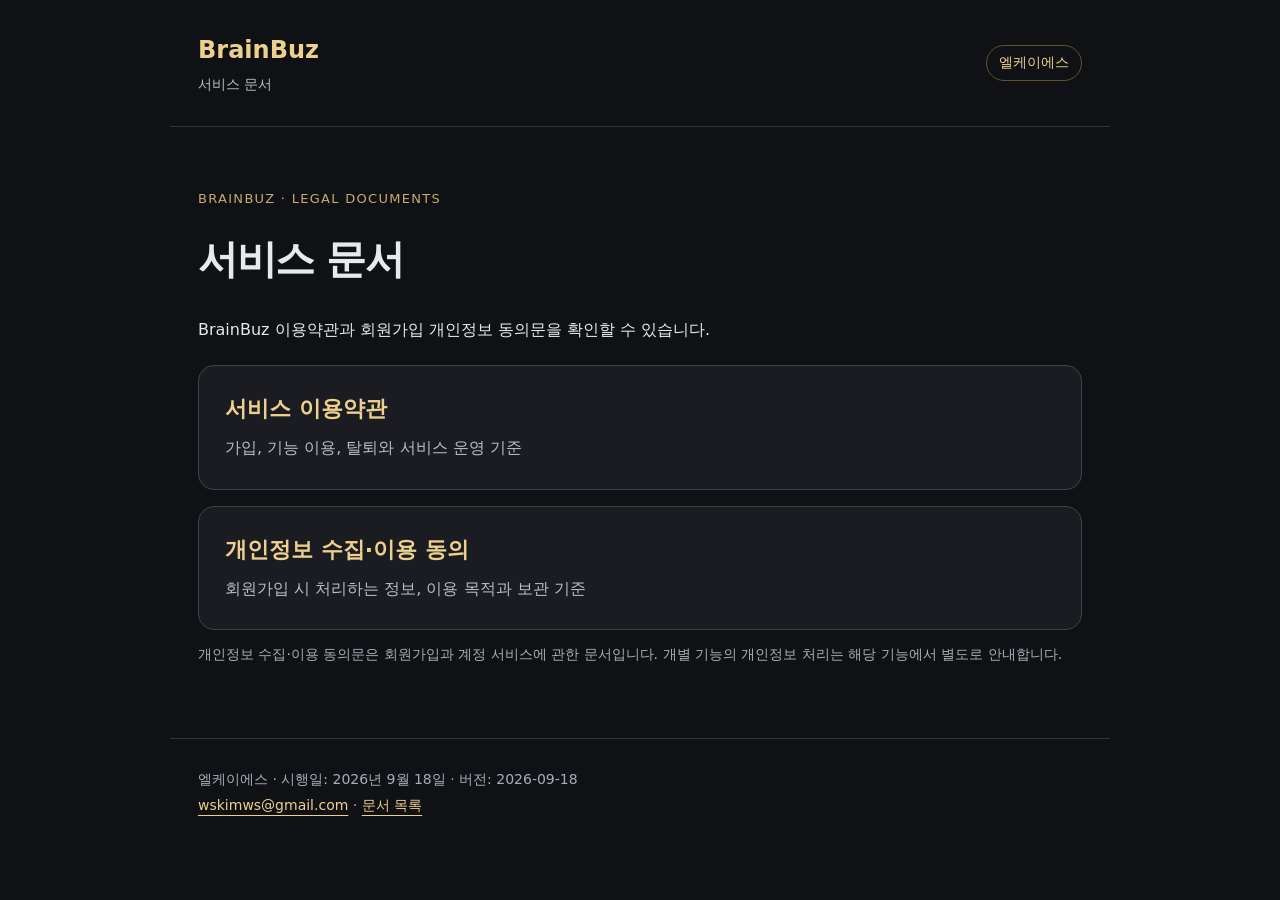
<file: index.html>
<!doctype html>
<html lang="ko"><head><meta charset="utf-8"><meta name="viewport" content="width=device-width, initial-scale=1">
<meta name="description" content="BrainBuz 이용약관 및 회원가입 개인정보 수집·이용 안내">
<title>서비스 문서 · BrainBuz</title><link rel="stylesheet" href="style.css"></head>
<body><a class="skip" href="#content">본문으로 이동</a><header><a class="brand" href="index.html">BrainBuz<span>서비스 문서</span></a><span class="badge">엘케이에스</span></header>
<main id="content"><p class="eyebrow">BRAINBUZ · LEGAL DOCUMENTS</p><h1>서비스 문서</h1>
<p>BrainBuz 이용약관과 회원가입 개인정보 동의문을 확인할 수 있습니다.</p>
<div class="cards"><a class="card" href="terms.html"><h2>서비스 이용약관</h2><p>가입, 기능 이용, 탈퇴와 서비스 운영 기준</p></a>
<a class="card" href="privacy-consent.html"><h2>개인정보 수집·이용 동의</h2><p>회원가입 시 처리하는 정보, 이용 목적과 보관 기준</p></a></div>
<p class="meta">개인정보 수집·이용 동의문은 회원가입과 계정 서비스에 관한 문서입니다. 개별 기능의 개인정보 처리는 해당 기능에서 별도로 안내합니다.</p></main><footer>엘케이에스 · 시행일: 2026년 9월 18일 · 버전: 2026-09-18<br><a href="mailto:wskimws@gmail.com">wskimws@gmail.com</a> · <a href="index.html">문서 목록</a></footer></body></html>
</file>
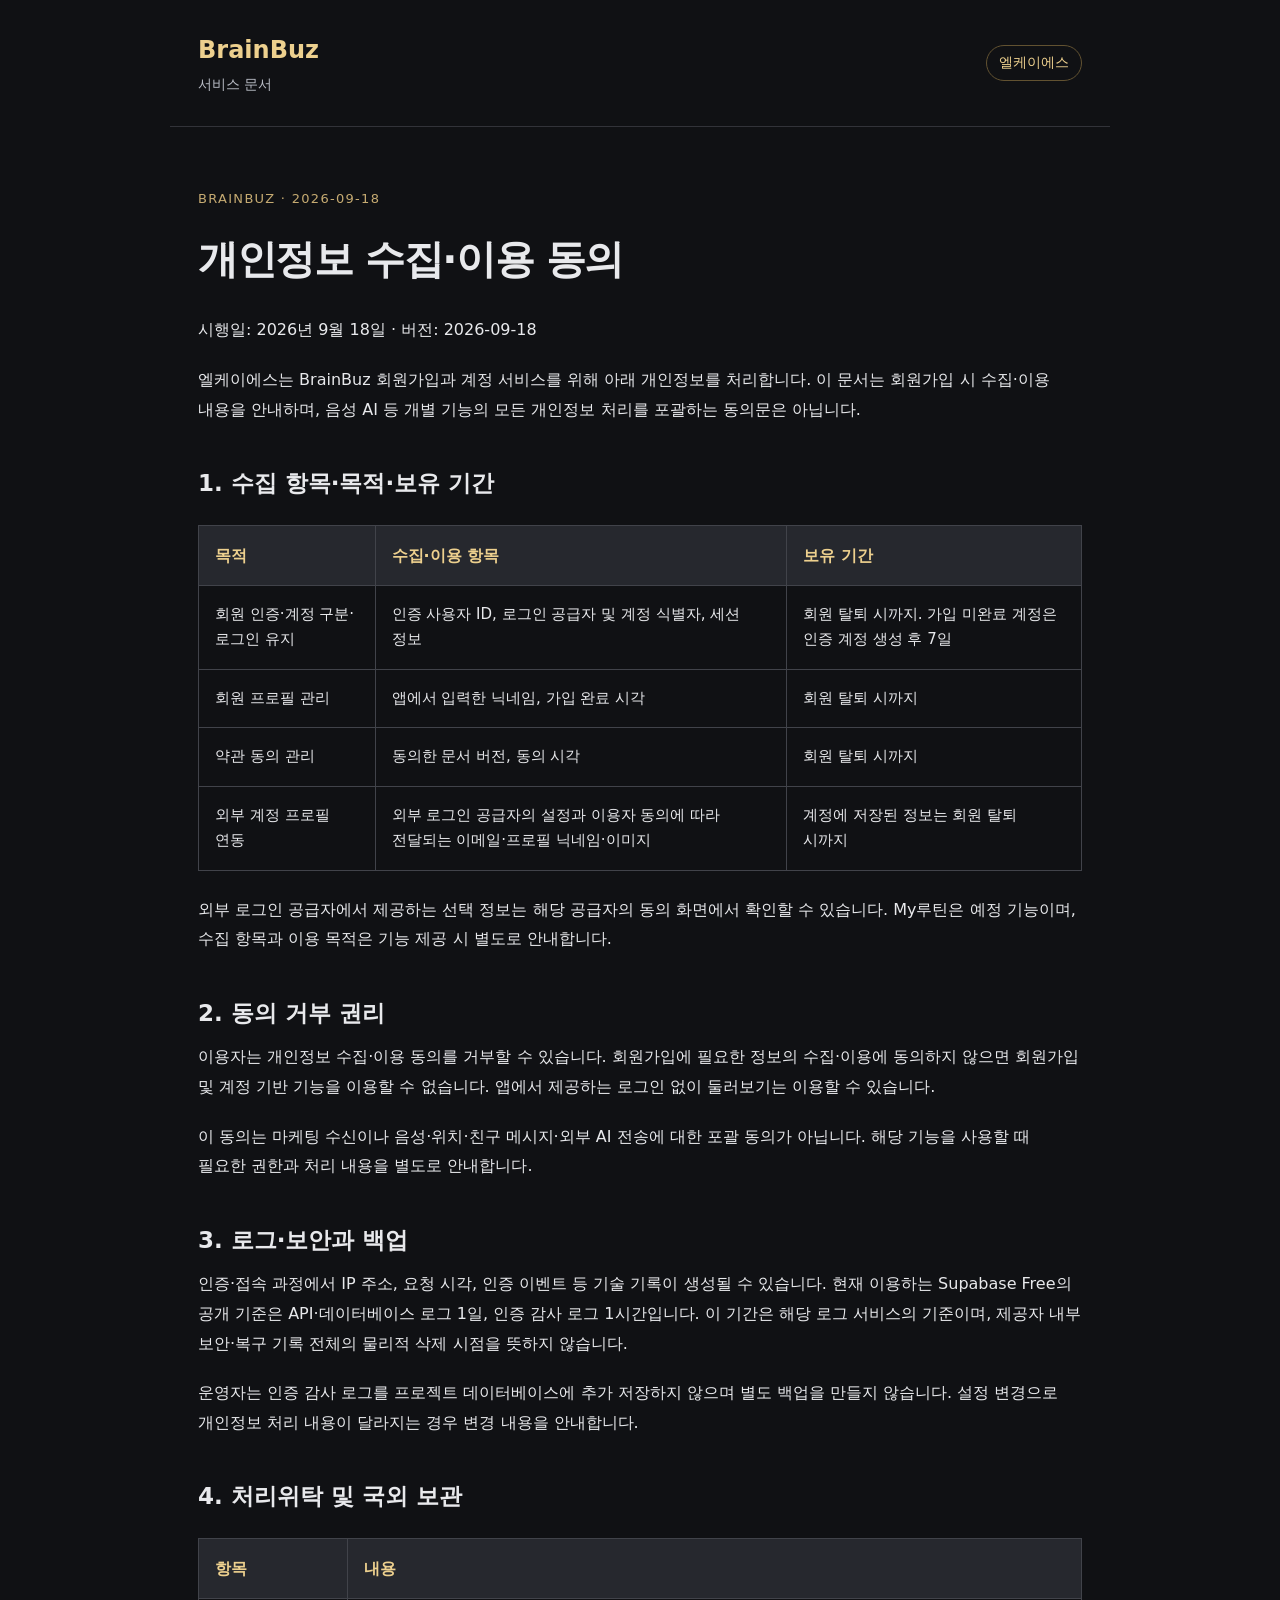
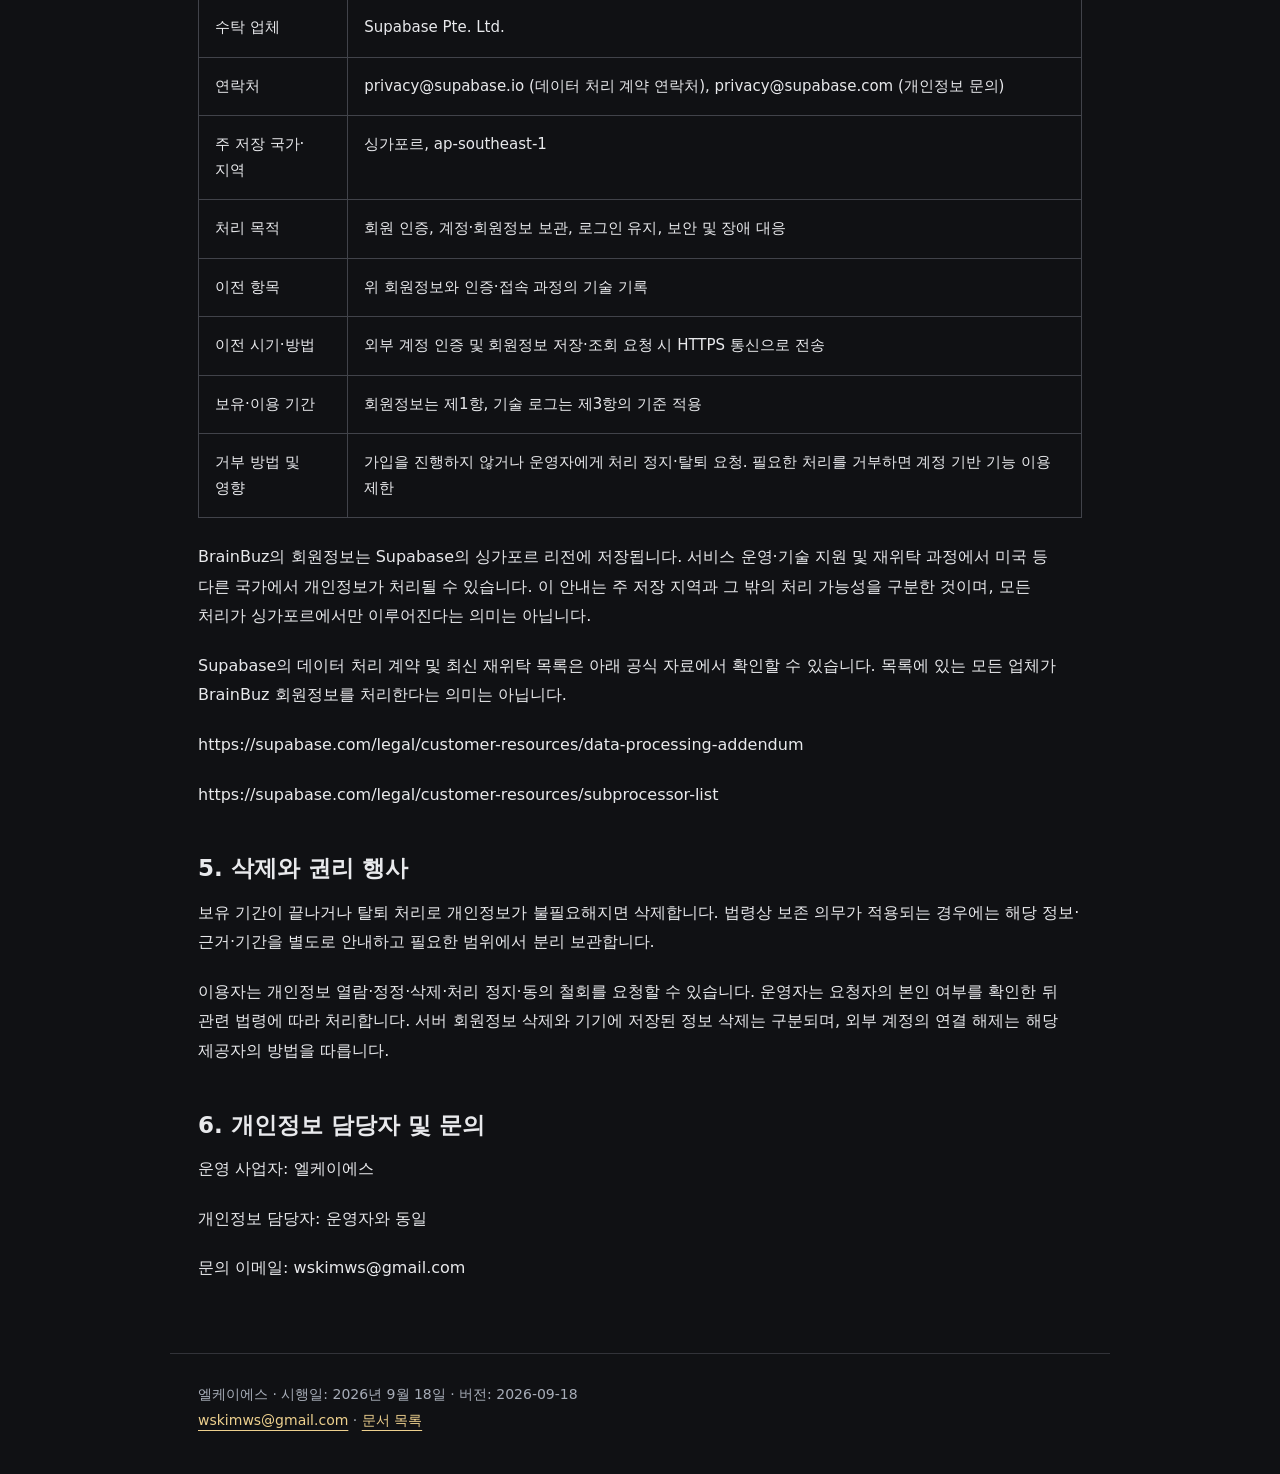
<file: 2026-09-18-privacy-consent.html>
<!doctype html>
<html lang="ko"><head><meta charset="utf-8"><meta name="viewport" content="width=device-width, initial-scale=1">
<meta name="description" content="BrainBuz 이용약관 및 회원가입 개인정보 수집·이용 안내">
<title>개인정보 수집·이용 동의 · BrainBuz</title><link rel="stylesheet" href="style.css"></head>
<body><a class="skip" href="#content">본문으로 이동</a><header><a class="brand" href="index.html">BrainBuz<span>서비스 문서</span></a><span class="badge">엘케이에스</span></header>
<main id="content"><p class="eyebrow">BRAINBUZ · 2026-09-18</p><h1>개인정보 수집·이용 동의</h1>
<p>시행일: 2026년 9월 18일 · 버전: 2026-09-18</p>
<p>엘케이에스는 BrainBuz 회원가입과 계정 서비스를 위해 아래 개인정보를 처리합니다. 이 문서는 회원가입 시 수집·이용 내용을 안내하며, 음성 AI 등 개별 기능의 모든 개인정보 처리를 포괄하는 동의문은 아닙니다.</p>
<h2>1. 수집 항목·목적·보유 기간</h2>
<div class="table-scroll" role="region" aria-label="수집 항목과 보관 기준" tabindex="0"><table><thead><tr><th scope="col">목적</th><th scope="col">수집·이용 항목</th><th scope="col">보유 기간</th></tr></thead><tbody><tr><td>회원 인증·계정 구분·로그인 유지</td><td>인증 사용자 ID, 로그인 공급자 및 계정 식별자, 세션 정보</td><td>회원 탈퇴 시까지. 가입 미완료 계정은 인증 계정 생성 후 7일</td></tr><tr><td>회원 프로필 관리</td><td>앱에서 입력한 닉네임, 가입 완료 시각</td><td>회원 탈퇴 시까지</td></tr><tr><td>약관 동의 관리</td><td>동의한 문서 버전, 동의 시각</td><td>회원 탈퇴 시까지</td></tr><tr><td>외부 계정 프로필 연동</td><td>외부 로그인 공급자의 설정과 이용자 동의에 따라 전달되는 이메일·프로필 닉네임·이미지</td><td>계정에 저장된 정보는 회원 탈퇴 시까지</td></tr></tbody></table></div>
<p>외부 로그인 공급자에서 제공하는 선택 정보는 해당 공급자의 동의 화면에서 확인할 수 있습니다. My루틴은 예정 기능이며, 수집 항목과 이용 목적은 기능 제공 시 별도로 안내합니다.</p>
<h2>2. 동의 거부 권리</h2>
<p>이용자는 개인정보 수집·이용 동의를 거부할 수 있습니다. 회원가입에 필요한 정보의 수집·이용에 동의하지 않으면 회원가입 및 계정 기반 기능을 이용할 수 없습니다. 앱에서 제공하는 로그인 없이 둘러보기는 이용할 수 있습니다.</p>
<p>이 동의는 마케팅 수신이나 음성·위치·친구 메시지·외부 AI 전송에 대한 포괄 동의가 아닙니다. 해당 기능을 사용할 때 필요한 권한과 처리 내용을 별도로 안내합니다.</p>
<h2>3. 로그·보안과 백업</h2>
<p>인증·접속 과정에서 IP 주소, 요청 시각, 인증 이벤트 등 기술 기록이 생성될 수 있습니다. 현재 이용하는 Supabase Free의 공개 기준은 API·데이터베이스 로그 1일, 인증 감사 로그 1시간입니다. 이 기간은 해당 로그 서비스의 기준이며, 제공자 내부 보안·복구 기록 전체의 물리적 삭제 시점을 뜻하지 않습니다.</p>
<p>운영자는 인증 감사 로그를 프로젝트 데이터베이스에 추가 저장하지 않으며 별도 백업을 만들지 않습니다. 설정 변경으로 개인정보 처리 내용이 달라지는 경우 변경 내용을 안내합니다.</p>
<h2>4. 처리위탁 및 국외 보관</h2>
<div class="table-scroll" role="region" aria-label="수집 항목과 보관 기준" tabindex="0"><table><thead><tr><th scope="col">항목</th><th scope="col">내용</th></tr></thead><tbody><tr><td>수탁 업체</td><td>Supabase Pte. Ltd.</td></tr><tr><td>연락처</td><td>privacy@supabase.io (데이터 처리 계약 연락처), privacy@supabase.com (개인정보 문의)</td></tr><tr><td>주 저장 국가·지역</td><td>싱가포르, ap-southeast-1</td></tr><tr><td>처리 목적</td><td>회원 인증, 계정·회원정보 보관, 로그인 유지, 보안 및 장애 대응</td></tr><tr><td>이전 항목</td><td>위 회원정보와 인증·접속 과정의 기술 기록</td></tr><tr><td>이전 시기·방법</td><td>외부 계정 인증 및 회원정보 저장·조회 요청 시 HTTPS 통신으로 전송</td></tr><tr><td>보유·이용 기간</td><td>회원정보는 제1항, 기술 로그는 제3항의 기준 적용</td></tr><tr><td>거부 방법 및 영향</td><td>가입을 진행하지 않거나 운영자에게 처리 정지·탈퇴 요청. 필요한 처리를 거부하면 계정 기반 기능 이용 제한</td></tr></tbody></table></div>
<p>BrainBuz의 회원정보는 Supabase의 싱가포르 리전에 저장됩니다. 서비스 운영·기술 지원 및 재위탁 과정에서 미국 등 다른 국가에서 개인정보가 처리될 수 있습니다. 이 안내는 주 저장 지역과 그 밖의 처리 가능성을 구분한 것이며, 모든 처리가 싱가포르에서만 이루어진다는 의미는 아닙니다.</p>
<p>Supabase의 데이터 처리 계약 및 최신 재위탁 목록은 아래 공식 자료에서 확인할 수 있습니다. 목록에 있는 모든 업체가 BrainBuz 회원정보를 처리한다는 의미는 아닙니다.</p>
<p>https://supabase.com/legal/customer-resources/data-processing-addendum</p>
<p>https://supabase.com/legal/customer-resources/subprocessor-list</p>
<h2>5. 삭제와 권리 행사</h2>
<p>보유 기간이 끝나거나 탈퇴 처리로 개인정보가 불필요해지면 삭제합니다. 법령상 보존 의무가 적용되는 경우에는 해당 정보·근거·기간을 별도로 안내하고 필요한 범위에서 분리 보관합니다.</p>
<p>이용자는 개인정보 열람·정정·삭제·처리 정지·동의 철회를 요청할 수 있습니다. 운영자는 요청자의 본인 여부를 확인한 뒤 관련 법령에 따라 처리합니다. 서버 회원정보 삭제와 기기에 저장된 정보 삭제는 구분되며, 외부 계정의 연결 해제는 해당 제공자의 방법을 따릅니다.</p>
<h2>6. 개인정보 담당자 및 문의</h2>
<p>운영 사업자: 엘케이에스</p>
<p>개인정보 담당자: 운영자와 동일</p>
<p>문의 이메일: wskimws@gmail.com</p></main><footer>엘케이에스 · 시행일: 2026년 9월 18일 · 버전: 2026-09-18<br><a href="mailto:wskimws@gmail.com">wskimws@gmail.com</a> · <a href="index.html">문서 목록</a></footer></body></html>
</file>
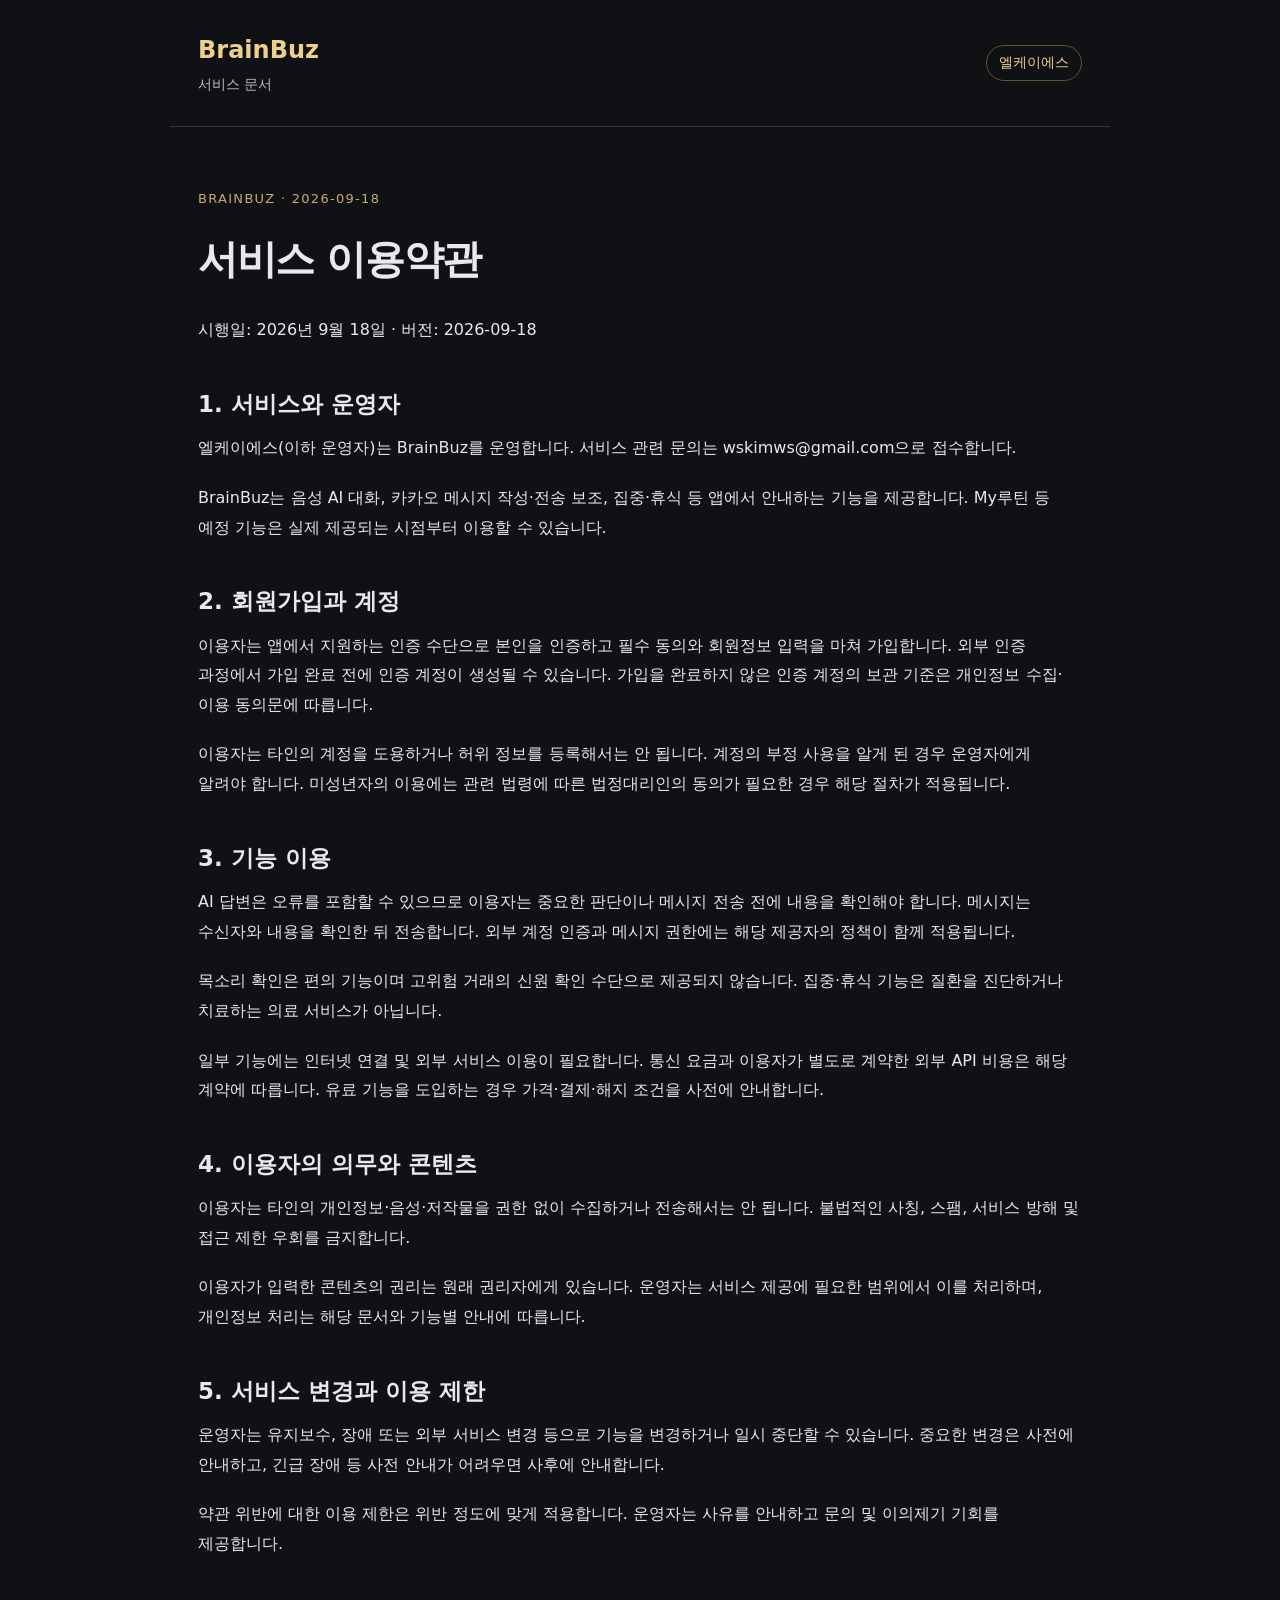
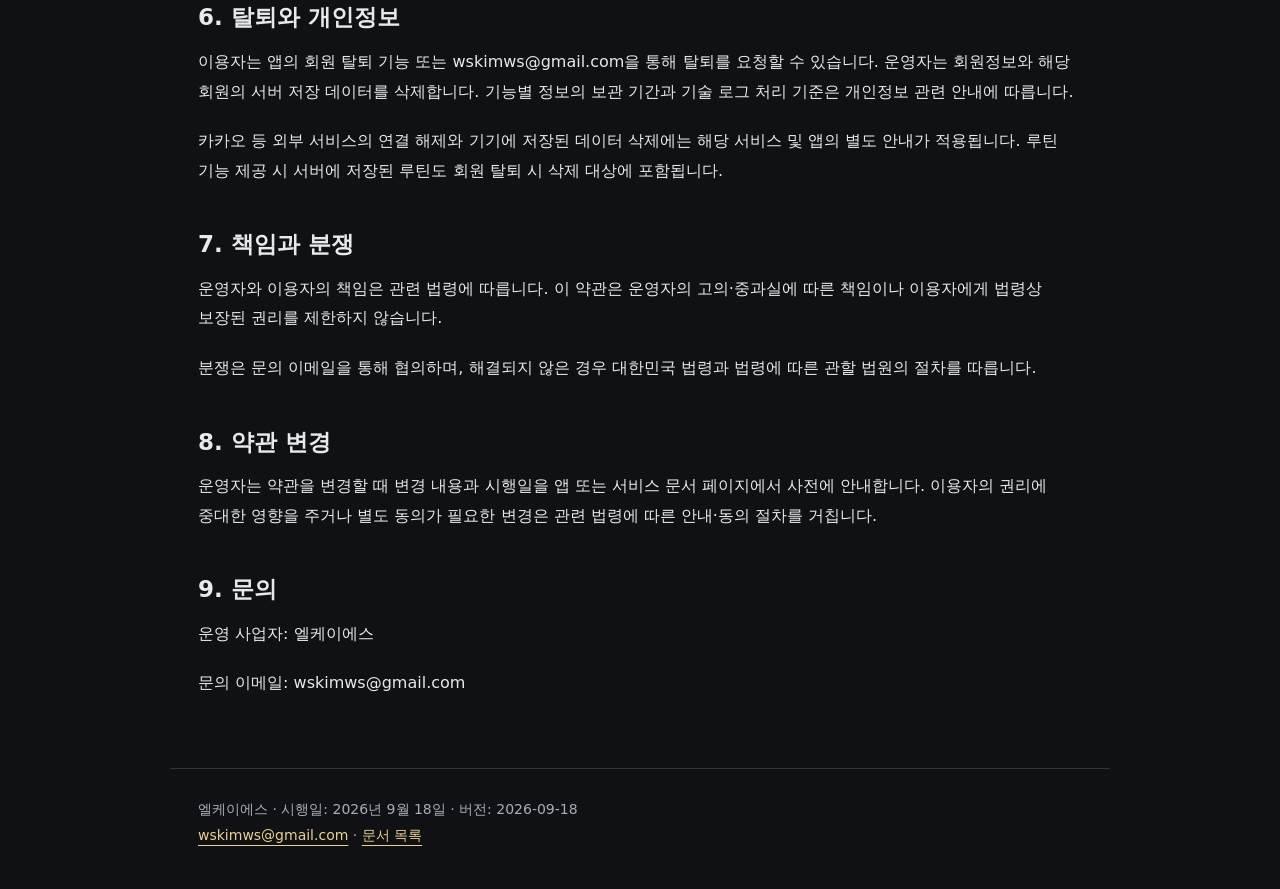
<file: 2026-09-18-terms.html>
<!doctype html>
<html lang="ko"><head><meta charset="utf-8"><meta name="viewport" content="width=device-width, initial-scale=1">
<meta name="description" content="BrainBuz 이용약관 및 회원가입 개인정보 수집·이용 안내">
<title>서비스 이용약관 · BrainBuz</title><link rel="stylesheet" href="style.css"></head>
<body><a class="skip" href="#content">본문으로 이동</a><header><a class="brand" href="index.html">BrainBuz<span>서비스 문서</span></a><span class="badge">엘케이에스</span></header>
<main id="content"><p class="eyebrow">BRAINBUZ · 2026-09-18</p><h1>서비스 이용약관</h1>
<p>시행일: 2026년 9월 18일 · 버전: 2026-09-18</p>
<h2>1. 서비스와 운영자</h2>
<p>엘케이에스(이하 운영자)는 BrainBuz를 운영합니다. 서비스 관련 문의는 wskimws@gmail.com으로 접수합니다.</p>
<p>BrainBuz는 음성 AI 대화, 카카오 메시지 작성·전송 보조, 집중·휴식 등 앱에서 안내하는 기능을 제공합니다. My루틴 등 예정 기능은 실제 제공되는 시점부터 이용할 수 있습니다.</p>
<h2>2. 회원가입과 계정</h2>
<p>이용자는 앱에서 지원하는 인증 수단으로 본인을 인증하고 필수 동의와 회원정보 입력을 마쳐 가입합니다. 외부 인증 과정에서 가입 완료 전에 인증 계정이 생성될 수 있습니다. 가입을 완료하지 않은 인증 계정의 보관 기준은 개인정보 수집·이용 동의문에 따릅니다.</p>
<p>이용자는 타인의 계정을 도용하거나 허위 정보를 등록해서는 안 됩니다. 계정의 부정 사용을 알게 된 경우 운영자에게 알려야 합니다. 미성년자의 이용에는 관련 법령에 따른 법정대리인의 동의가 필요한 경우 해당 절차가 적용됩니다.</p>
<h2>3. 기능 이용</h2>
<p>AI 답변은 오류를 포함할 수 있으므로 이용자는 중요한 판단이나 메시지 전송 전에 내용을 확인해야 합니다. 메시지는 수신자와 내용을 확인한 뒤 전송합니다. 외부 계정 인증과 메시지 권한에는 해당 제공자의 정책이 함께 적용됩니다.</p>
<p>목소리 확인은 편의 기능이며 고위험 거래의 신원 확인 수단으로 제공되지 않습니다. 집중·휴식 기능은 질환을 진단하거나 치료하는 의료 서비스가 아닙니다.</p>
<p>일부 기능에는 인터넷 연결 및 외부 서비스 이용이 필요합니다. 통신 요금과 이용자가 별도로 계약한 외부 API 비용은 해당 계약에 따릅니다. 유료 기능을 도입하는 경우 가격·결제·해지 조건을 사전에 안내합니다.</p>
<h2>4. 이용자의 의무와 콘텐츠</h2>
<p>이용자는 타인의 개인정보·음성·저작물을 권한 없이 수집하거나 전송해서는 안 됩니다. 불법적인 사칭, 스팸, 서비스 방해 및 접근 제한 우회를 금지합니다.</p>
<p>이용자가 입력한 콘텐츠의 권리는 원래 권리자에게 있습니다. 운영자는 서비스 제공에 필요한 범위에서 이를 처리하며, 개인정보 처리는 해당 문서와 기능별 안내에 따릅니다.</p>
<h2>5. 서비스 변경과 이용 제한</h2>
<p>운영자는 유지보수, 장애 또는 외부 서비스 변경 등으로 기능을 변경하거나 일시 중단할 수 있습니다. 중요한 변경은 사전에 안내하고, 긴급 장애 등 사전 안내가 어려우면 사후에 안내합니다.</p>
<p>약관 위반에 대한 이용 제한은 위반 정도에 맞게 적용합니다. 운영자는 사유를 안내하고 문의 및 이의제기 기회를 제공합니다.</p>
<h2>6. 탈퇴와 개인정보</h2>
<p>이용자는 앱의 회원 탈퇴 기능 또는 wskimws@gmail.com을 통해 탈퇴를 요청할 수 있습니다. 운영자는 회원정보와 해당 회원의 서버 저장 데이터를 삭제합니다. 기능별 정보의 보관 기간과 기술 로그 처리 기준은 개인정보 관련 안내에 따릅니다.</p>
<p>카카오 등 외부 서비스의 연결 해제와 기기에 저장된 데이터 삭제에는 해당 서비스 및 앱의 별도 안내가 적용됩니다. 루틴 기능 제공 시 서버에 저장된 루틴도 회원 탈퇴 시 삭제 대상에 포함됩니다.</p>
<h2>7. 책임과 분쟁</h2>
<p>운영자와 이용자의 책임은 관련 법령에 따릅니다. 이 약관은 운영자의 고의·중과실에 따른 책임이나 이용자에게 법령상 보장된 권리를 제한하지 않습니다.</p>
<p>분쟁은 문의 이메일을 통해 협의하며, 해결되지 않은 경우 대한민국 법령과 법령에 따른 관할 법원의 절차를 따릅니다.</p>
<h2>8. 약관 변경</h2>
<p>운영자는 약관을 변경할 때 변경 내용과 시행일을 앱 또는 서비스 문서 페이지에서 사전에 안내합니다. 이용자의 권리에 중대한 영향을 주거나 별도 동의가 필요한 변경은 관련 법령에 따른 안내·동의 절차를 거칩니다.</p>
<h2>9. 문의</h2>
<p>운영 사업자: 엘케이에스</p>
<p>문의 이메일: wskimws@gmail.com</p></main><footer>엘케이에스 · 시행일: 2026년 9월 18일 · 버전: 2026-09-18<br><a href="mailto:wskimws@gmail.com">wskimws@gmail.com</a> · <a href="index.html">문서 목록</a></footer></body></html>
</file>
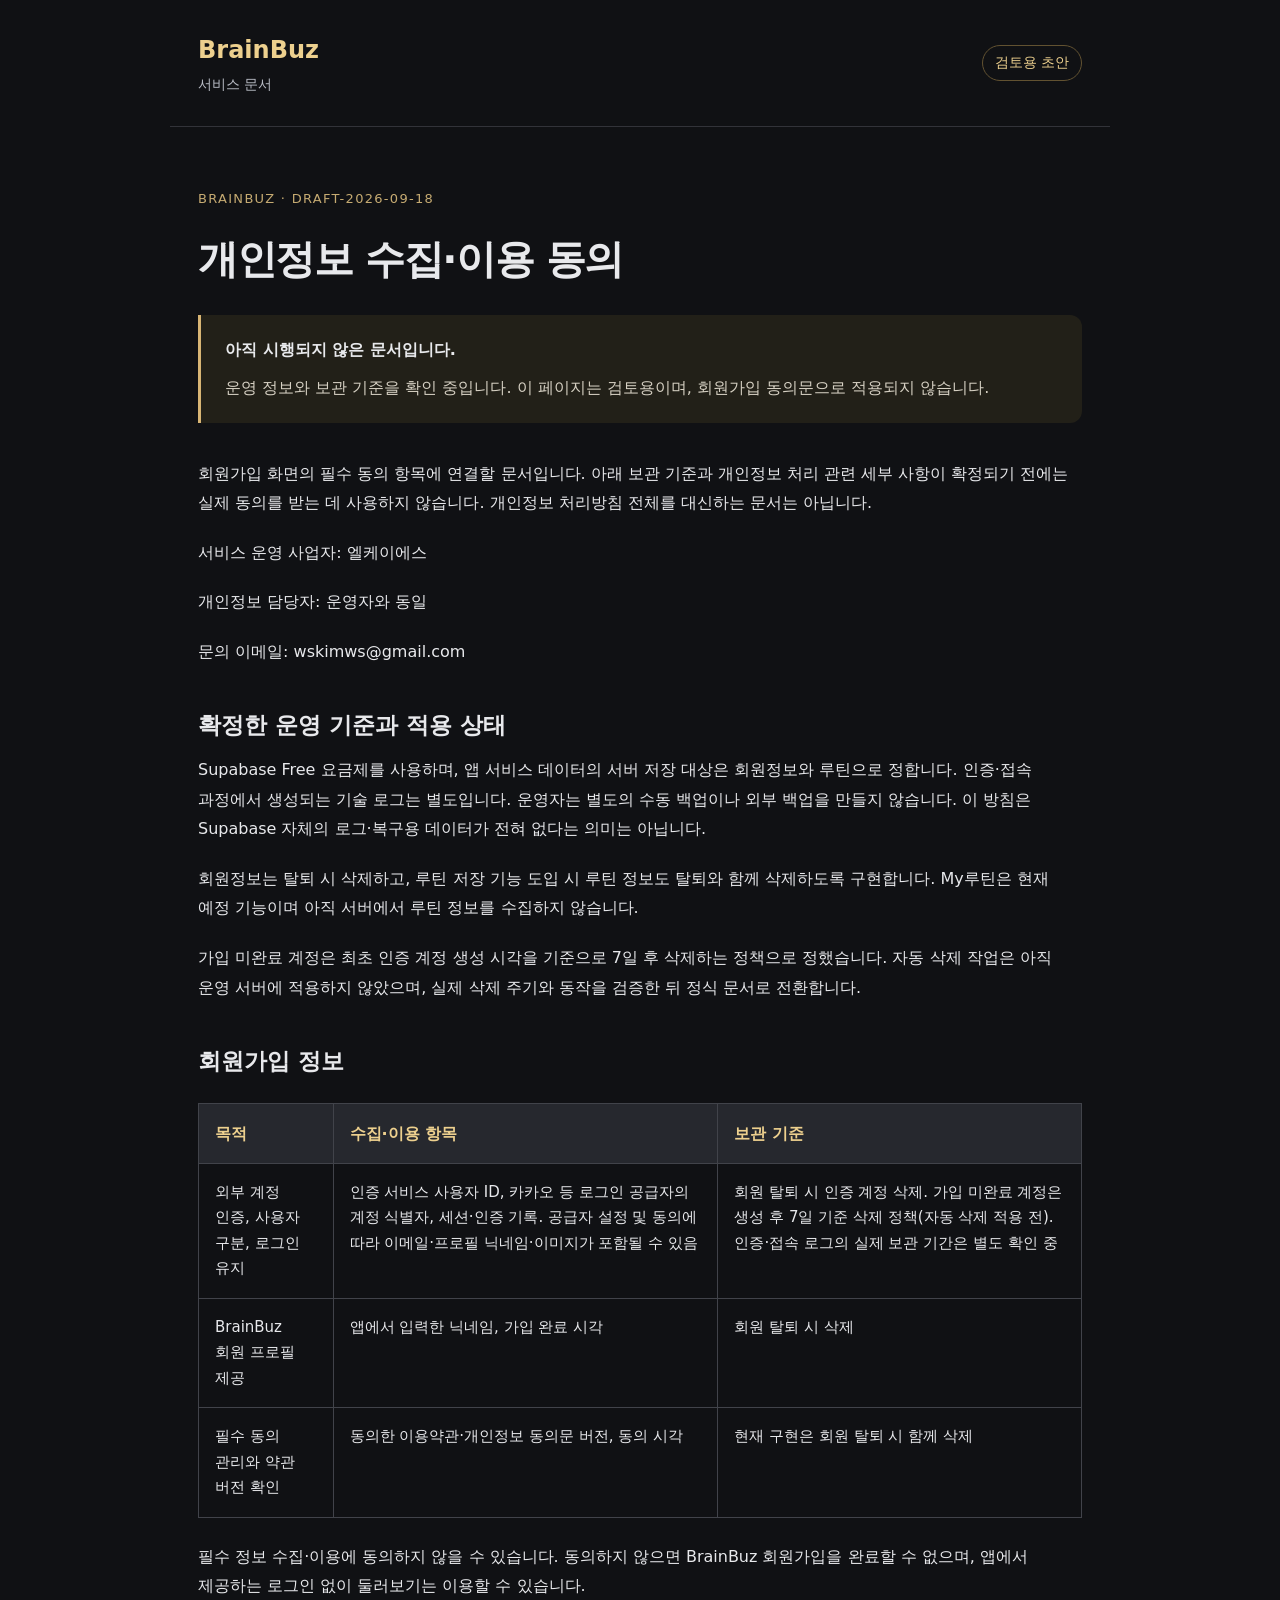
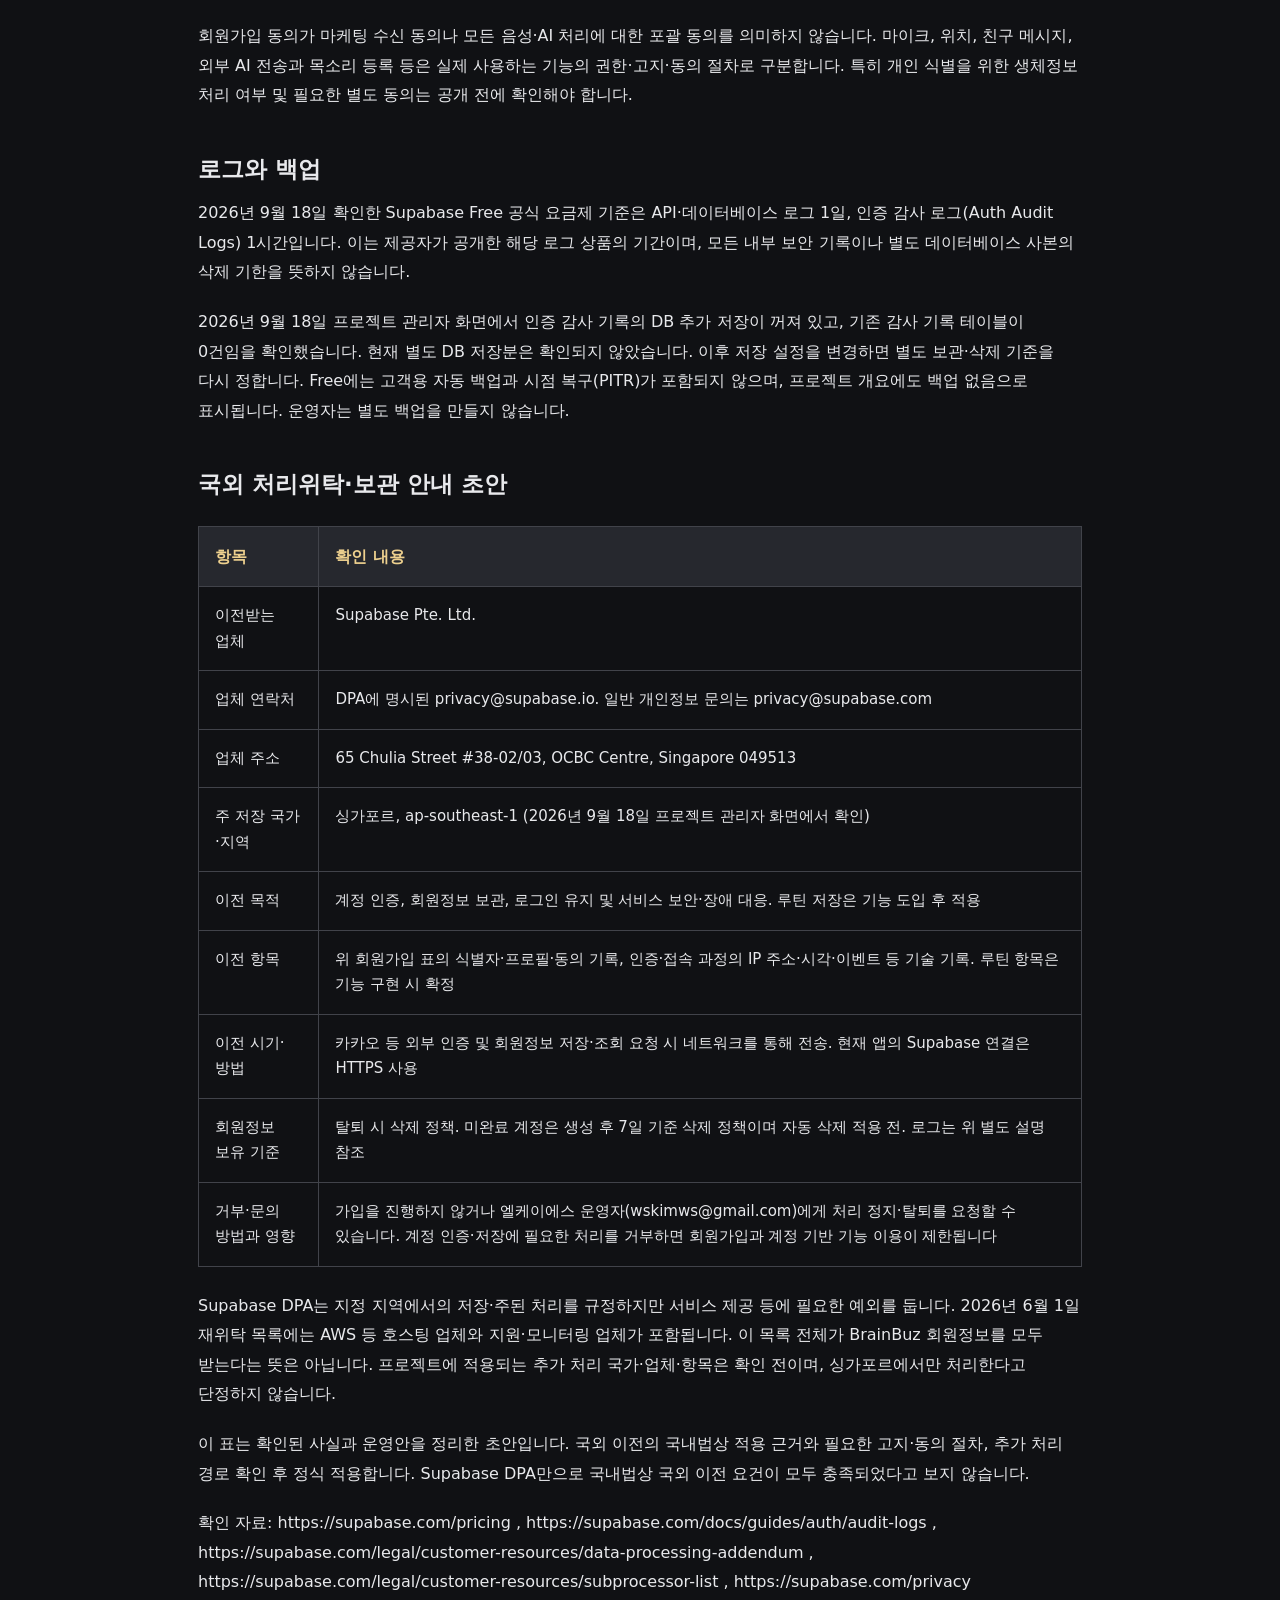
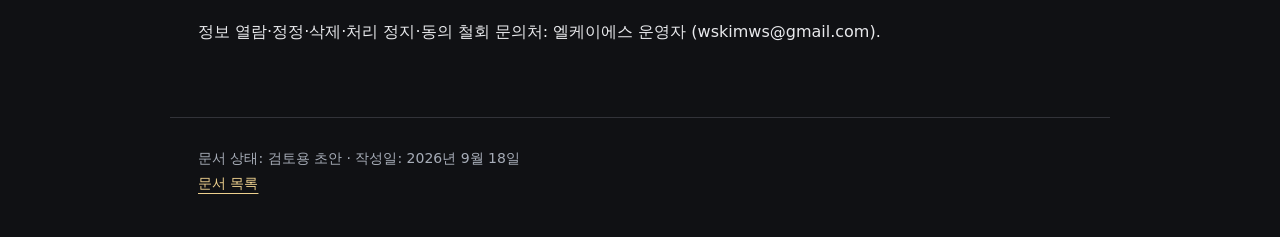
<file: draft-2026-09-18-privacy-consent.html>
<!doctype html>
<html lang="ko"><head><meta charset="utf-8"><meta name="viewport" content="width=device-width, initial-scale=1">
<meta name="robots" content="noindex,nofollow"><meta name="description" content="BrainBuz 서비스 문서 검토용 초안">
<title>개인정보 수집·이용 동의 · BrainBuz</title><link rel="stylesheet" href="style.css"></head>
<body><a class="skip" href="#content">본문으로 이동</a><header><a class="brand" href="index.html">BrainBuz<span>서비스 문서</span></a><span class="badge">검토용 초안</span></header>
<main id="content"><p class="eyebrow">BRAINBUZ · DRAFT-2026-09-18</p><h1>개인정보 수집·이용 동의</h1>
<aside class="notice"><strong>아직 시행되지 않은 문서입니다.</strong><p>운영 정보와 보관 기준을 확인 중입니다. 이 페이지는 검토용이며, 회원가입 동의문으로 적용되지 않습니다.</p></aside>
<p>회원가입 화면의 필수 동의 항목에 연결할 문서입니다. 아래 보관 기준과 개인정보 처리 관련 세부 사항이 확정되기 전에는 실제 동의를 받는 데 사용하지 않습니다. 개인정보 처리방침 전체를 대신하는 문서는 아닙니다.</p>
<p>서비스 운영 사업자: 엘케이에스</p>
<p>개인정보 담당자: 운영자와 동일</p>
<p>문의 이메일: wskimws@gmail.com</p>
<h2>확정한 운영 기준과 적용 상태</h2>
<p>Supabase Free 요금제를 사용하며, 앱 서비스 데이터의 서버 저장 대상은 회원정보와 루틴으로 정합니다. 인증·접속 과정에서 생성되는 기술 로그는 별도입니다. 운영자는 별도의 수동 백업이나 외부 백업을 만들지 않습니다. 이 방침은 Supabase 자체의 로그·복구용 데이터가 전혀 없다는 의미는 아닙니다.</p>
<p>회원정보는 탈퇴 시 삭제하고, 루틴 저장 기능 도입 시 루틴 정보도 탈퇴와 함께 삭제하도록 구현합니다. My루틴은 현재 예정 기능이며 아직 서버에서 루틴 정보를 수집하지 않습니다.</p>
<p>가입 미완료 계정은 최초 인증 계정 생성 시각을 기준으로 7일 후 삭제하는 정책으로 정했습니다. 자동 삭제 작업은 아직 운영 서버에 적용하지 않았으며, 실제 삭제 주기와 동작을 검증한 뒤 정식 문서로 전환합니다.</p>
<h2>회원가입 정보</h2>
<div class="table-scroll" role="region" aria-label="수집 항목과 보관 기준" tabindex="0"><table><thead><tr><th scope="col">목적</th><th scope="col">수집·이용 항목</th><th scope="col">보관 기준</th></tr></thead><tbody><tr><td>외부 계정 인증, 사용자 구분, 로그인 유지</td><td>인증 서비스 사용자 ID, 카카오 등 로그인 공급자의 계정 식별자, 세션·인증 기록. 공급자 설정 및 동의에 따라 이메일·프로필 닉네임·이미지가 포함될 수 있음</td><td>회원 탈퇴 시 인증 계정 삭제. 가입 미완료 계정은 생성 후 7일 기준 삭제 정책(자동 삭제 적용 전). 인증·접속 로그의 실제 보관 기간은 별도 확인 중</td></tr><tr><td>BrainBuz 회원 프로필 제공</td><td>앱에서 입력한 닉네임, 가입 완료 시각</td><td>회원 탈퇴 시 삭제</td></tr><tr><td>필수 동의 관리와 약관 버전 확인</td><td>동의한 이용약관·개인정보 동의문 버전, 동의 시각</td><td>현재 구현은 회원 탈퇴 시 함께 삭제</td></tr></tbody></table></div>
<p>필수 정보 수집·이용에 동의하지 않을 수 있습니다. 동의하지 않으면 BrainBuz 회원가입을 완료할 수 없으며, 앱에서 제공하는 로그인 없이 둘러보기는 이용할 수 있습니다.</p>
<p>회원가입 동의가 마케팅 수신 동의나 모든 음성·AI 처리에 대한 포괄 동의를 의미하지 않습니다. 마이크, 위치, 친구 메시지, 외부 AI 전송과 목소리 등록 등은 실제 사용하는 기능의 권한·고지·동의 절차로 구분합니다. 특히 개인 식별을 위한 생체정보 처리 여부 및 필요한 별도 동의는 공개 전에 확인해야 합니다.</p>
<h2>로그와 백업</h2>
<p>2026년 9월 18일 확인한 Supabase Free 공식 요금제 기준은 API·데이터베이스 로그 1일, 인증 감사 로그(Auth Audit Logs) 1시간입니다. 이는 제공자가 공개한 해당 로그 상품의 기간이며, 모든 내부 보안 기록이나 별도 데이터베이스 사본의 삭제 기한을 뜻하지 않습니다.</p>
<p>2026년 9월 18일 프로젝트 관리자 화면에서 인증 감사 기록의 DB 추가 저장이 꺼져 있고, 기존 감사 기록 테이블이 0건임을 확인했습니다. 현재 별도 DB 저장분은 확인되지 않았습니다. 이후 저장 설정을 변경하면 별도 보관·삭제 기준을 다시 정합니다. Free에는 고객용 자동 백업과 시점 복구(PITR)가 포함되지 않으며, 프로젝트 개요에도 백업 없음으로 표시됩니다. 운영자는 별도 백업을 만들지 않습니다.</p>
<h2>국외 처리위탁·보관 안내 초안</h2>
<div class="table-scroll" role="region" aria-label="수집 항목과 보관 기준" tabindex="0"><table><thead><tr><th scope="col">항목</th><th scope="col">확인 내용</th></tr></thead><tbody><tr><td>이전받는 업체</td><td>Supabase Pte. Ltd.</td></tr><tr><td>업체 연락처</td><td>DPA에 명시된 privacy@supabase.io. 일반 개인정보 문의는 privacy@supabase.com</td></tr><tr><td>업체 주소</td><td>65 Chulia Street #38-02/03, OCBC Centre, Singapore 049513</td></tr><tr><td>주 저장 국가·지역</td><td>싱가포르, ap-southeast-1 (2026년 9월 18일 프로젝트 관리자 화면에서 확인)</td></tr><tr><td>이전 목적</td><td>계정 인증, 회원정보 보관, 로그인 유지 및 서비스 보안·장애 대응. 루틴 저장은 기능 도입 후 적용</td></tr><tr><td>이전 항목</td><td>위 회원가입 표의 식별자·프로필·동의 기록, 인증·접속 과정의 IP 주소·시각·이벤트 등 기술 기록. 루틴 항목은 기능 구현 시 확정</td></tr><tr><td>이전 시기·방법</td><td>카카오 등 외부 인증 및 회원정보 저장·조회 요청 시 네트워크를 통해 전송. 현재 앱의 Supabase 연결은 HTTPS 사용</td></tr><tr><td>회원정보 보유 기준</td><td>탈퇴 시 삭제 정책. 미완료 계정은 생성 후 7일 기준 삭제 정책이며 자동 삭제 적용 전. 로그는 위 별도 설명 참조</td></tr><tr><td>거부·문의 방법과 영향</td><td>가입을 진행하지 않거나 엘케이에스 운영자(wskimws@gmail.com)에게 처리 정지·탈퇴를 요청할 수 있습니다. 계정 인증·저장에 필요한 처리를 거부하면 회원가입과 계정 기반 기능 이용이 제한됩니다</td></tr></tbody></table></div>
<p>Supabase DPA는 지정 지역에서의 저장·주된 처리를 규정하지만 서비스 제공 등에 필요한 예외를 둡니다. 2026년 6월 1일 재위탁 목록에는 AWS 등 호스팅 업체와 지원·모니터링 업체가 포함됩니다. 이 목록 전체가 BrainBuz 회원정보를 모두 받는다는 뜻은 아닙니다. 프로젝트에 적용되는 추가 처리 국가·업체·항목은 확인 전이며, 싱가포르에서만 처리한다고 단정하지 않습니다.</p>
<p>이 표는 확인된 사실과 운영안을 정리한 초안입니다. 국외 이전의 국내법상 적용 근거와 필요한 고지·동의 절차, 추가 처리 경로 확인 후 정식 적용합니다. Supabase DPA만으로 국내법상 국외 이전 요건이 모두 충족되었다고 보지 않습니다.</p>
<p>확인 자료: https://supabase.com/pricing , https://supabase.com/docs/guides/auth/audit-logs , https://supabase.com/legal/customer-resources/data-processing-addendum , https://supabase.com/legal/customer-resources/subprocessor-list , https://supabase.com/privacy</p>
<p>정보 열람·정정·삭제·처리 정지·동의 철회 문의처: 엘케이에스 운영자 (wskimws@gmail.com).</p></main><footer>문서 상태: 검토용 초안 · 작성일: 2026년 9월 18일<br><a href="index.html">문서 목록</a></footer></body></html>
</file>
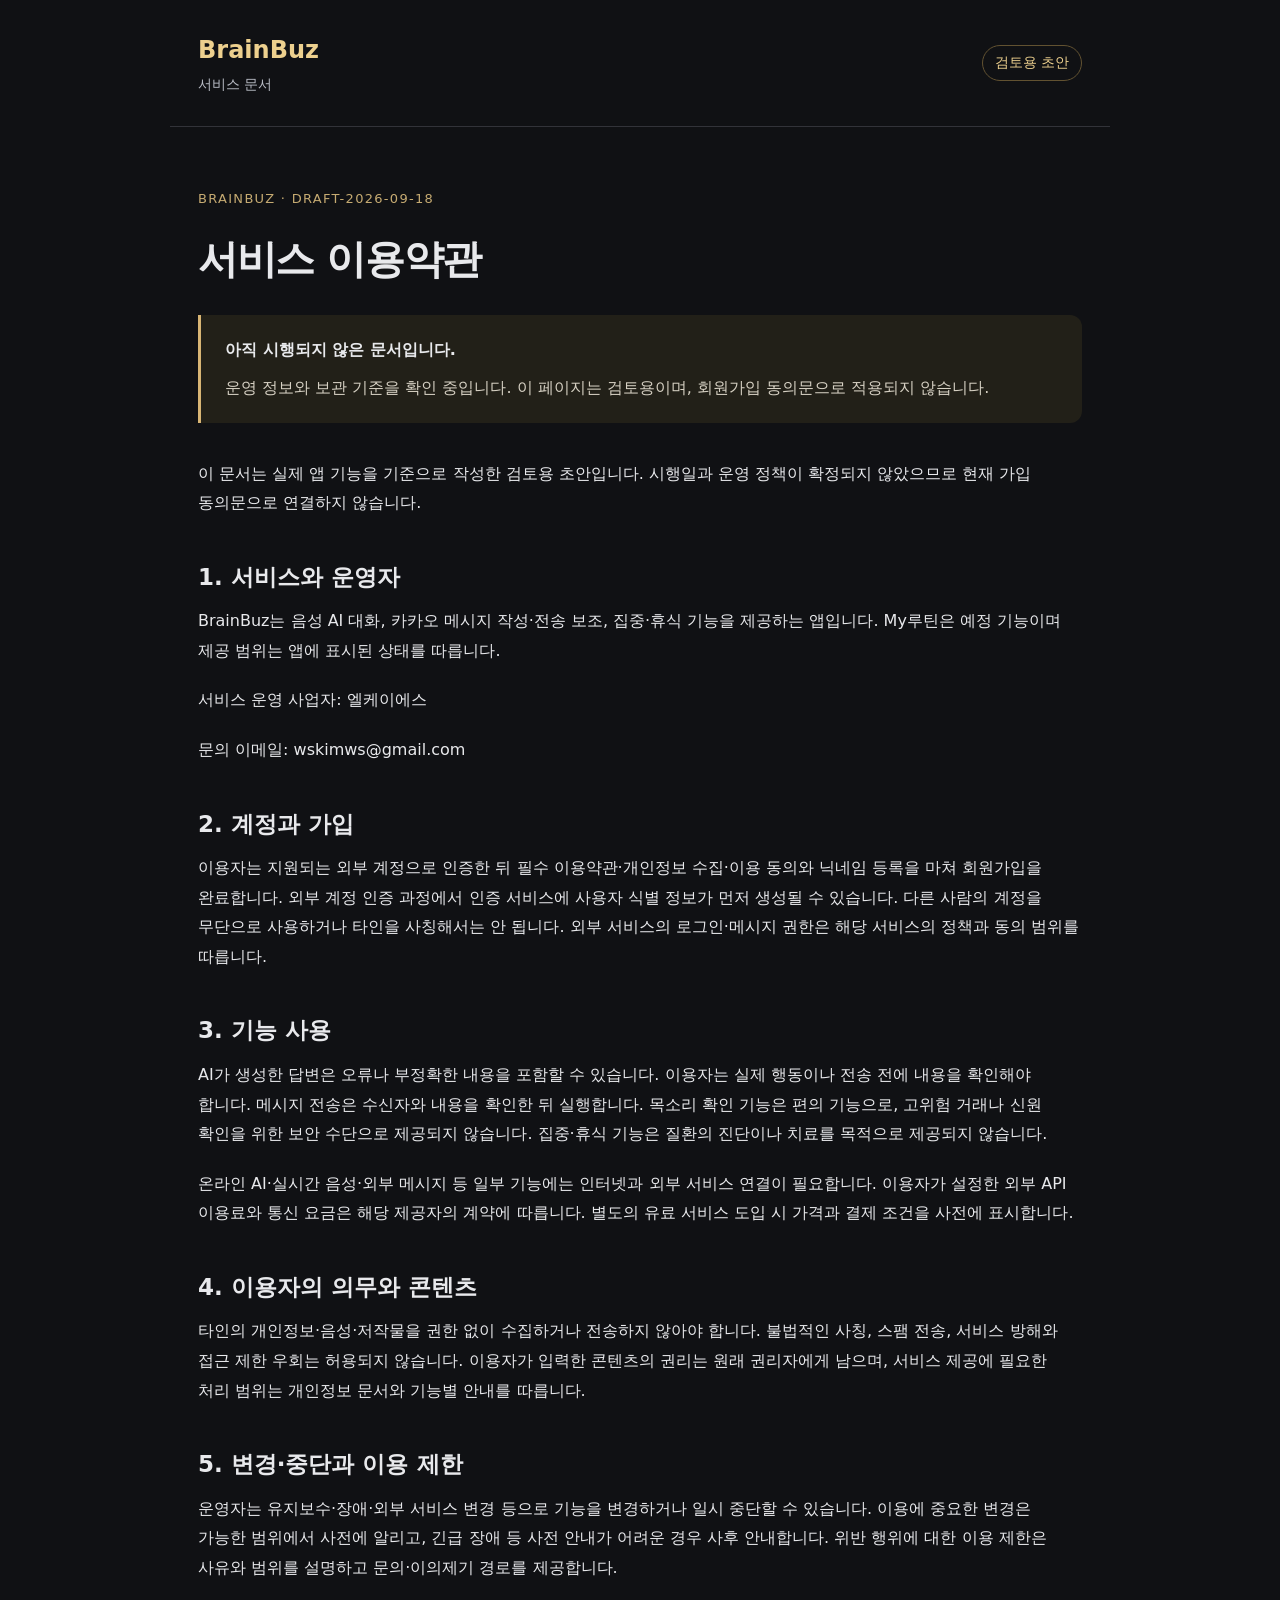
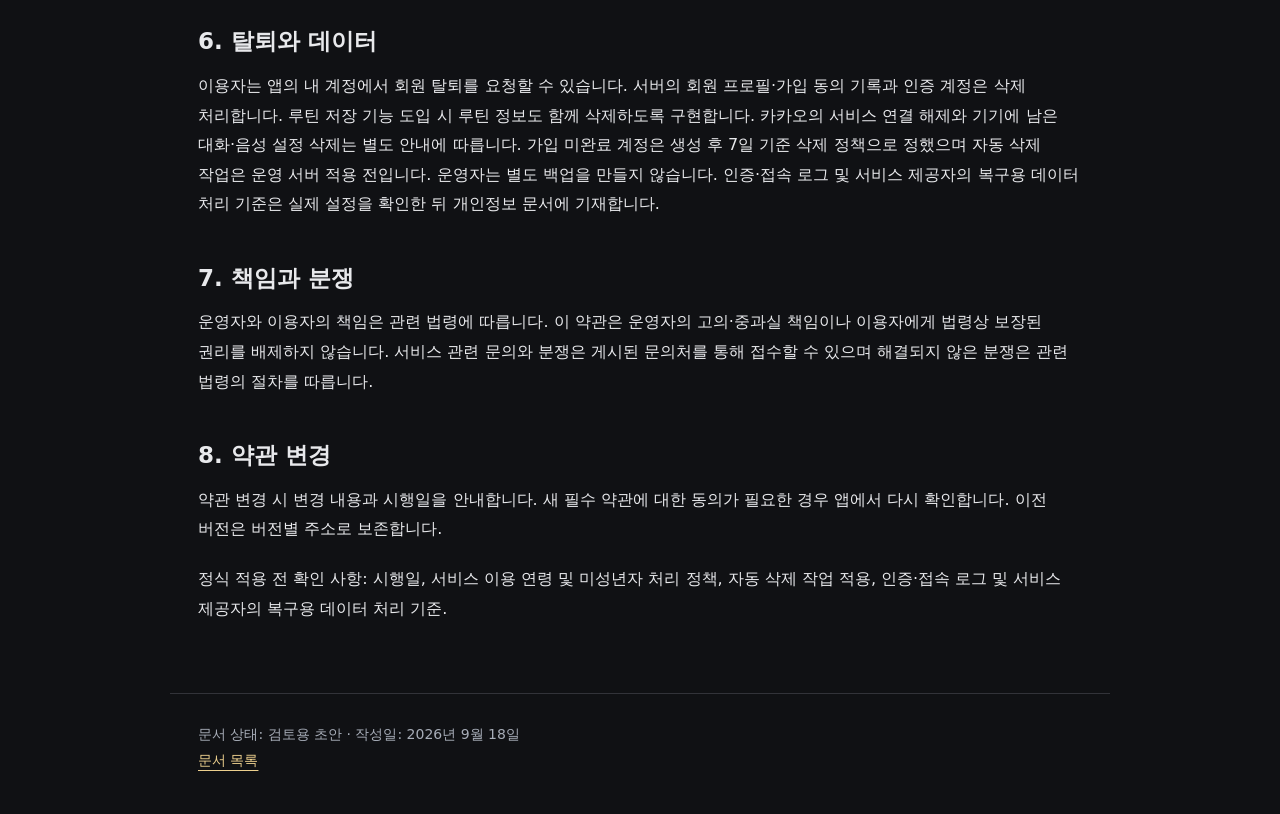
<file: draft-2026-09-18-terms.html>
<!doctype html>
<html lang="ko"><head><meta charset="utf-8"><meta name="viewport" content="width=device-width, initial-scale=1">
<meta name="robots" content="noindex,nofollow"><meta name="description" content="BrainBuz 서비스 문서 검토용 초안">
<title>서비스 이용약관 · BrainBuz</title><link rel="stylesheet" href="style.css"></head>
<body><a class="skip" href="#content">본문으로 이동</a><header><a class="brand" href="index.html">BrainBuz<span>서비스 문서</span></a><span class="badge">검토용 초안</span></header>
<main id="content"><p class="eyebrow">BRAINBUZ · DRAFT-2026-09-18</p><h1>서비스 이용약관</h1>
<aside class="notice"><strong>아직 시행되지 않은 문서입니다.</strong><p>운영 정보와 보관 기준을 확인 중입니다. 이 페이지는 검토용이며, 회원가입 동의문으로 적용되지 않습니다.</p></aside>
<p>이 문서는 실제 앱 기능을 기준으로 작성한 검토용 초안입니다. 시행일과 운영 정책이 확정되지 않았으므로 현재 가입 동의문으로 연결하지 않습니다.</p>
<h2>1. 서비스와 운영자</h2>
<p>BrainBuz는 음성 AI 대화, 카카오 메시지 작성·전송 보조, 집중·휴식 기능을 제공하는 앱입니다. My루틴은 예정 기능이며 제공 범위는 앱에 표시된 상태를 따릅니다.</p>
<p>서비스 운영 사업자: 엘케이에스</p>
<p>문의 이메일: wskimws@gmail.com</p>
<h2>2. 계정과 가입</h2>
<p>이용자는 지원되는 외부 계정으로 인증한 뒤 필수 이용약관·개인정보 수집·이용 동의와 닉네임 등록을 마쳐 회원가입을 완료합니다. 외부 계정 인증 과정에서 인증 서비스에 사용자 식별 정보가 먼저 생성될 수 있습니다. 다른 사람의 계정을 무단으로 사용하거나 타인을 사칭해서는 안 됩니다. 외부 서비스의 로그인·메시지 권한은 해당 서비스의 정책과 동의 범위를 따릅니다.</p>
<h2>3. 기능 사용</h2>
<p>AI가 생성한 답변은 오류나 부정확한 내용을 포함할 수 있습니다. 이용자는 실제 행동이나 전송 전에 내용을 확인해야 합니다. 메시지 전송은 수신자와 내용을 확인한 뒤 실행합니다. 목소리 확인 기능은 편의 기능으로, 고위험 거래나 신원 확인을 위한 보안 수단으로 제공되지 않습니다. 집중·휴식 기능은 질환의 진단이나 치료를 목적으로 제공되지 않습니다.</p>
<p>온라인 AI·실시간 음성·외부 메시지 등 일부 기능에는 인터넷과 외부 서비스 연결이 필요합니다. 이용자가 설정한 외부 API 이용료와 통신 요금은 해당 제공자의 계약에 따릅니다. 별도의 유료 서비스 도입 시 가격과 결제 조건을 사전에 표시합니다.</p>
<h2>4. 이용자의 의무와 콘텐츠</h2>
<p>타인의 개인정보·음성·저작물을 권한 없이 수집하거나 전송하지 않아야 합니다. 불법적인 사칭, 스팸 전송, 서비스 방해와 접근 제한 우회는 허용되지 않습니다. 이용자가 입력한 콘텐츠의 권리는 원래 권리자에게 남으며, 서비스 제공에 필요한 처리 범위는 개인정보 문서와 기능별 안내를 따릅니다.</p>
<h2>5. 변경·중단과 이용 제한</h2>
<p>운영자는 유지보수·장애·외부 서비스 변경 등으로 기능을 변경하거나 일시 중단할 수 있습니다. 이용에 중요한 변경은 가능한 범위에서 사전에 알리고, 긴급 장애 등 사전 안내가 어려운 경우 사후 안내합니다. 위반 행위에 대한 이용 제한은 사유와 범위를 설명하고 문의·이의제기 경로를 제공합니다.</p>
<h2>6. 탈퇴와 데이터</h2>
<p>이용자는 앱의 내 계정에서 회원 탈퇴를 요청할 수 있습니다. 서버의 회원 프로필·가입 동의 기록과 인증 계정은 삭제 처리합니다. 루틴 저장 기능 도입 시 루틴 정보도 함께 삭제하도록 구현합니다. 카카오의 서비스 연결 해제와 기기에 남은 대화·음성 설정 삭제는 별도 안내에 따릅니다. 가입 미완료 계정은 생성 후 7일 기준 삭제 정책으로 정했으며 자동 삭제 작업은 운영 서버 적용 전입니다. 운영자는 별도 백업을 만들지 않습니다. 인증·접속 로그 및 서비스 제공자의 복구용 데이터 처리 기준은 실제 설정을 확인한 뒤 개인정보 문서에 기재합니다.</p>
<h2>7. 책임과 분쟁</h2>
<p>운영자와 이용자의 책임은 관련 법령에 따릅니다. 이 약관은 운영자의 고의·중과실 책임이나 이용자에게 법령상 보장된 권리를 배제하지 않습니다. 서비스 관련 문의와 분쟁은 게시된 문의처를 통해 접수할 수 있으며 해결되지 않은 분쟁은 관련 법령의 절차를 따릅니다.</p>
<h2>8. 약관 변경</h2>
<p>약관 변경 시 변경 내용과 시행일을 안내합니다. 새 필수 약관에 대한 동의가 필요한 경우 앱에서 다시 확인합니다. 이전 버전은 버전별 주소로 보존합니다.</p>
<p>정식 적용 전 확인 사항: 시행일, 서비스 이용 연령 및 미성년자 처리 정책, 자동 삭제 작업 적용, 인증·접속 로그 및 서비스 제공자의 복구용 데이터 처리 기준.</p></main><footer>문서 상태: 검토용 초안 · 작성일: 2026년 9월 18일<br><a href="index.html">문서 목록</a></footer></body></html>
</file>
<file: style.css>
*{box-sizing:border-box}html{font-size:16px;scroll-behavior:smooth}body{margin:0;background:#101114;color:#e8e9ec;font-family:"Malgun Gothic","Apple SD Gothic Neo",system-ui,sans-serif;line-height:1.85;word-break:keep-all;overflow-wrap:anywhere}a{color:#edd08e;text-underline-offset:5px}a:focus-visible{outline:3px solid #edd08e;outline-offset:5px}header,main,footer{max-width:940px;margin:auto;padding:28px}header{display:flex;align-items:center;justify-content:space-between;gap:20px;border-bottom:1px solid #323339}.brand{text-decoration:none;font-size:24px;font-weight:750}.brand span{display:block;color:#b9bdc6;font-size:14px;font-weight:400}.badge{color:#edd08e;border:1px solid #625231;border-radius:24px;padding:4px 12px;font-size:14px}main{padding-top:48px;padding-bottom:50px}h1{font-size:clamp(28px,5vw,40px);line-height:1.4;letter-spacing:-.035em;margin:8px 0 28px}h2{font-size:23px;line-height:1.5;margin:42px 0 12px}p{margin:12px 0 20px}.eyebrow{font-size:13px;letter-spacing:.1em;color:#c6ab72}.notice{border-left:3px solid #d8b574;background:#222018;padding:20px 24px;margin:0 0 36px;border-radius:0 12px 12px 0}.notice p{margin:8px 0 0;color:#d6d0c3}.cards{display:grid;gap:16px}.card{display:block;padding:26px;border:1px solid #3e4148;border-radius:16px;background:#1a1c21;text-decoration:none}.card:hover{border-color:#d8b574}.card h2{margin:0 0 8px;font-size:22px}.card p{margin:0;color:#b9bdc6}.meta{color:#a7adb8;font-size:14px}footer{border-top:1px solid #323339;color:#a7adb8;font-size:14px;padding-bottom:40px}.table-scroll{overflow-x:auto;margin:24px 0}table{border-collapse:collapse;width:100%;min-width:580px;line-height:1.7}th,td{border:1px solid #41434a;padding:16px;vertical-align:top;text-align:left}th{background:#26282e;color:#edd08e}td{font-size:15px}.skip{position:absolute;left:16px;top:-100px;background:#101114;padding:10px}.skip:focus{top:10px}@media(max-width:520px){header,main,footer{padding-left:20px;padding-right:20px}.badge{font-size:12px}main{padding-top:32px}.notice{padding:16px}h2{font-size:21px}}@media print{body{background:white;color:black}header,footer{color:black}.notice{background:#eee;color:black}.notice p,a{color:black}th,td{border-color:#999}.table-scroll{overflow:visible}table{min-width:0}.skip{display:none}}
</file>
